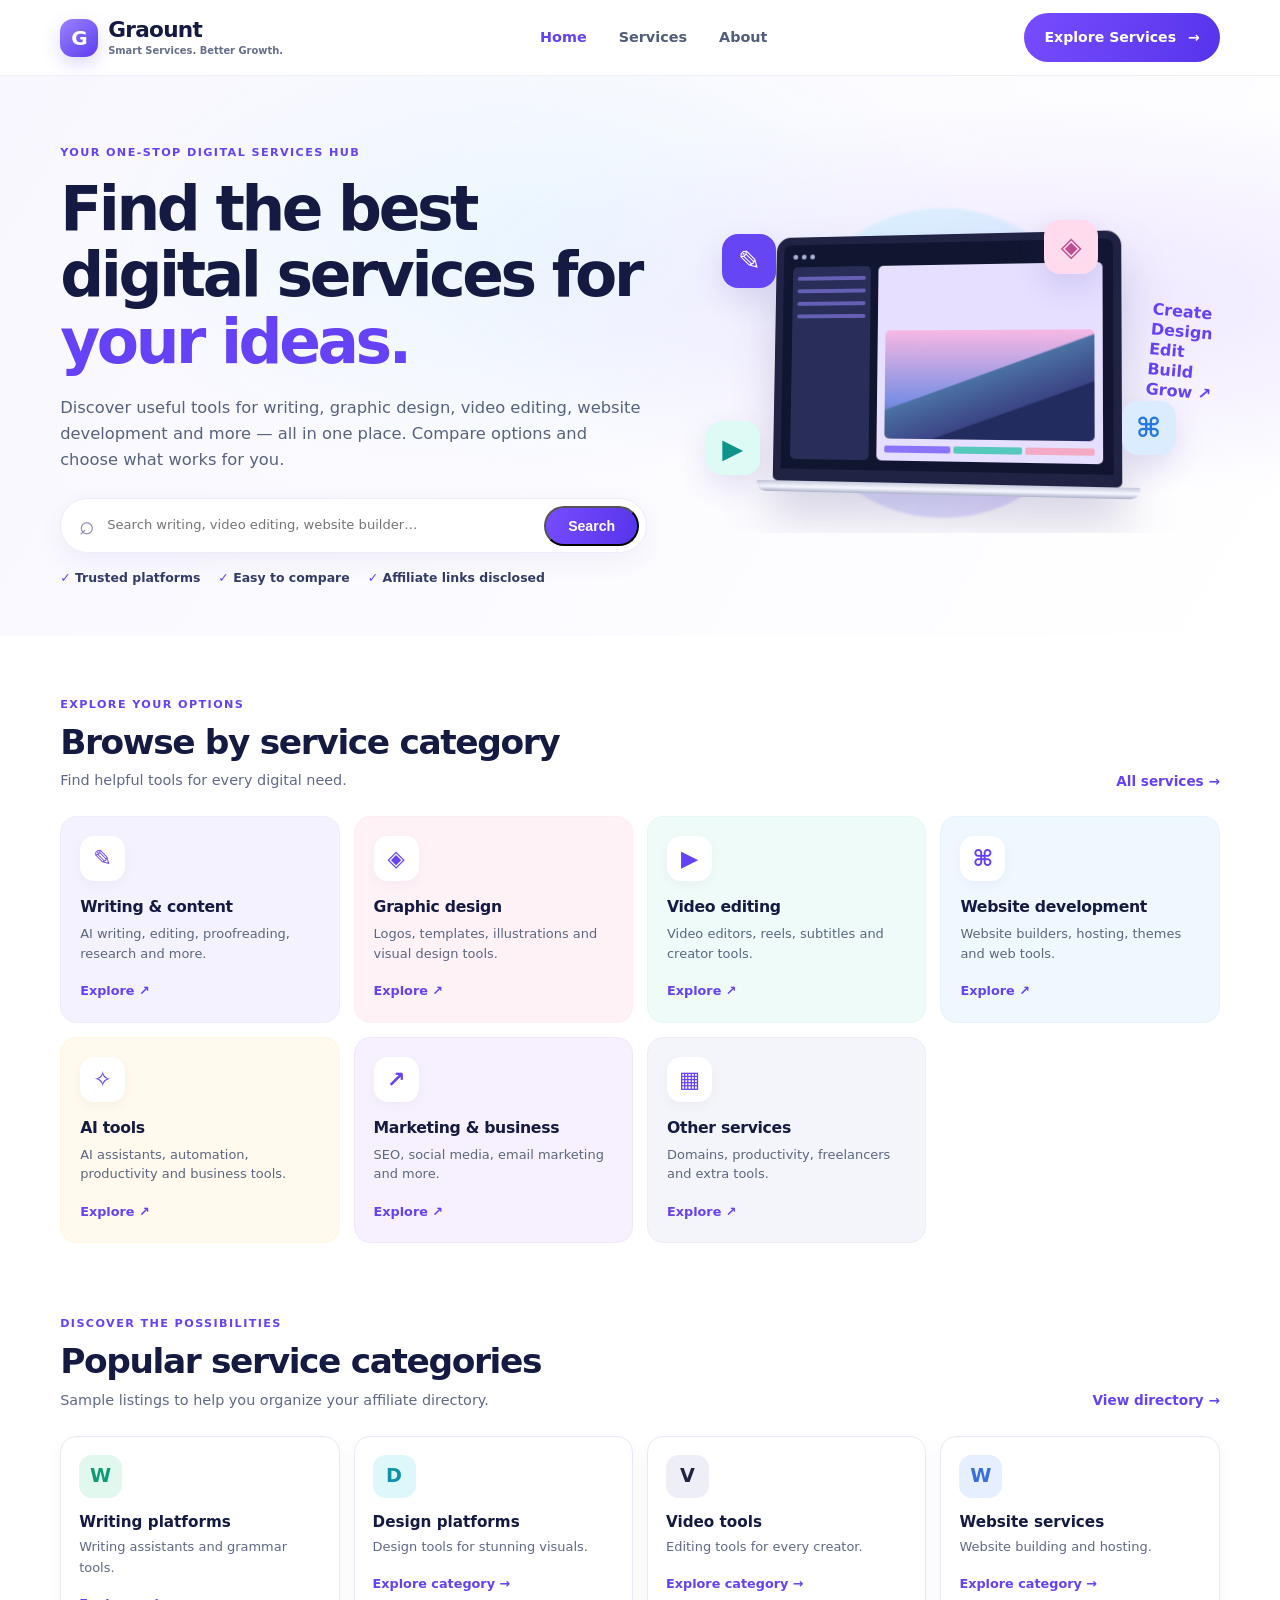
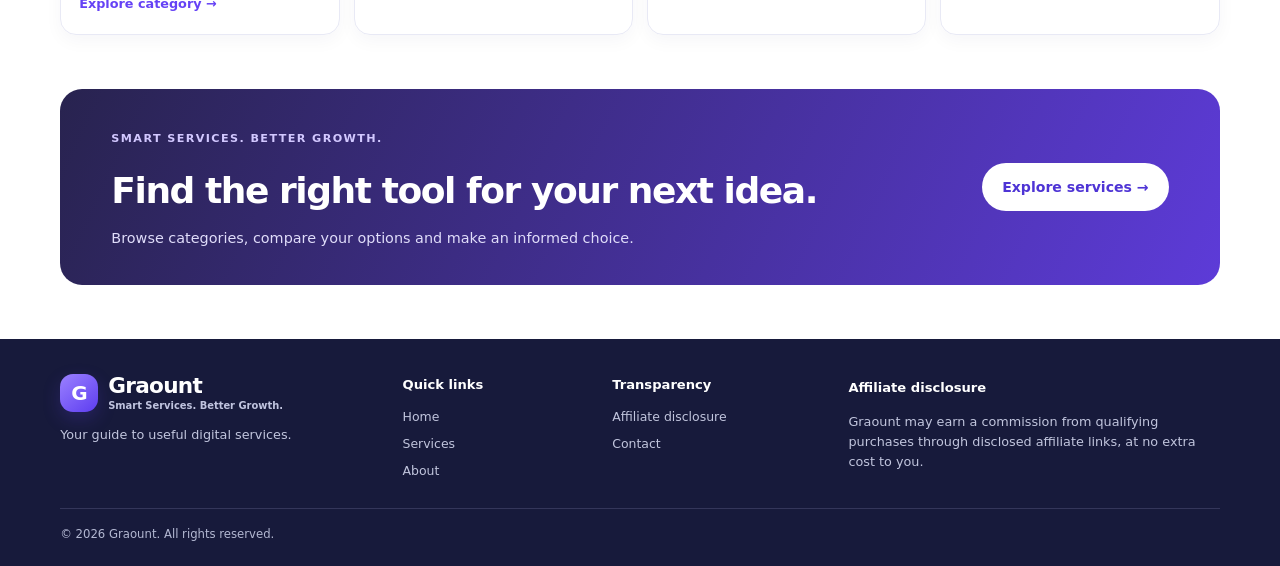
<file: index.html>
<!doctype html>
<html lang="en"><head><meta charset="utf-8"><meta name="viewport" content="width=device-width, initial-scale=1"><meta name="description" content="Graount helps you discover digital tools for writing, graphic design, video editing, website development and more."><title>Graount — Smart Services. Better Growth.</title><link rel="stylesheet" href="styles.css"></head>
<body>
<header class="site-header"><a class="brand" href="index.html"><span class="brand-mark">G</span><span>Graount<small>Smart Services. Better Growth.</small></span></a><button class="menu-toggle" aria-label="Open menu" aria-expanded="false">☰</button><nav class="nav"><a class="active" href="index.html">Home</a><a href="services.html">Services</a><a href="about.html">About</a></nav><a class="btn primary header-cta" href="services.html">Explore Services <span>→</span></a></header>
<main>
<section class="hero"><div class="hero-copy"><span class="eyebrow">YOUR ONE-STOP DIGITAL SERVICES HUB</span><h1>Find the best digital services for <span>your ideas.</span></h1><p>Discover useful tools for writing, graphic design, video editing, website development and more — all in one place. Compare options and choose what works for you.</p><form class="hero-search" action="services.html"><span>⌕</span><input name="q" type="search" placeholder="Search writing, video editing, website builder…" aria-label="Search services"><button class="btn primary" type="submit">Search</button></form><div class="hero-points"><span>✓ Trusted platforms</span><span>✓ Easy to compare</span><span>✓ Affiliate links disclosed</span></div></div><div class="hero-art"><div class="art-glow"></div><div class="floating-icon fi-one">✎</div><div class="floating-icon fi-two">◈</div><div class="floating-icon fi-three">▶</div><div class="floating-icon fi-four">⌘</div><div class="laptop"><div class="laptop-screen"><div class="screen-bar"><i></i><i></i><i></i></div><div class="screen-content"><div class="screen-side"><b></b><b></b><b></b><b></b></div><div class="screen-preview"><div class="mountain"></div><div class="timeline"><i></i><i></i><i></i></div></div></div></div><div class="laptop-base"></div></div><div class="plant">♧</div><div class="art-note">Create<br>Design<br>Edit<br>Build<br><b>Grow ↗</b></div></div></section>
<section class="section categories"><div class="section-heading"><div><span class="eyebrow">EXPLORE YOUR OPTIONS</span><h2>Browse by service category</h2><p>Find helpful tools for every digital need.</p></div><a class="text-link" href="services.html">All services →</a></div><div class="category-grid">
<a class="category-card c-lilac" href="services.html#writing"><span class="cat-icon">✎</span><h3>Writing & content</h3><p>AI writing, editing, proofreading, research and more.</p><span class="explore">Explore ↗</span></a>
<a class="category-card c-pink" href="services.html#design"><span class="cat-icon">◈</span><h3>Graphic design</h3><p>Logos, templates, illustrations and visual design tools.</p><span class="explore">Explore ↗</span></a>
<a class="category-card c-mint" href="services.html#video"><span class="cat-icon">▶</span><h3>Video editing</h3><p>Video editors, reels, subtitles and creator tools.</p><span class="explore">Explore ↗</span></a>
<a class="category-card c-blue" href="services.html#web"><span class="cat-icon">⌘</span><h3>Website development</h3><p>Website builders, hosting, themes and web tools.</p><span class="explore">Explore ↗</span></a>
<a class="category-card c-yellow" href="services.html#ai"><span class="cat-icon">✧</span><h3>AI tools</h3><p>AI assistants, automation, productivity and business tools.</p><span class="explore">Explore ↗</span></a>
<a class="category-card c-violet" href="services.html#marketing"><span class="cat-icon">↗</span><h3>Marketing & business</h3><p>SEO, social media, email marketing and more.</p><span class="explore">Explore ↗</span></a>
<a class="category-card c-grey" href="services.html#other"><span class="cat-icon">▦</span><h3>Other services</h3><p>Domains, productivity, freelancers and extra tools.</p><span class="explore">Explore ↗</span></a>
</div></section>
<section class="section popular"><div class="section-heading"><div><span class="eyebrow">DISCOVER THE POSSIBILITIES</span><h2>Popular service categories</h2><p>Sample listings to help you organize your affiliate directory.</p></div><a class="text-link" href="services.html">View directory →</a></div><div class="popular-grid"><article class="popular-card"><span class="popular-logo logo-green">W</span><h3>Writing platforms</h3><p>Writing assistants and grammar tools.</p><a href="services.html#writing">Explore category →</a></article><article class="popular-card"><span class="popular-logo logo-cyan">D</span><h3>Design platforms</h3><p>Design tools for stunning visuals.</p><a href="services.html#design">Explore category →</a></article><article class="popular-card"><span class="popular-logo logo-dark">V</span><h3>Video tools</h3><p>Editing tools for every creator.</p><a href="services.html#video">Explore category →</a></article><article class="popular-card"><span class="popular-logo logo-blue">W</span><h3>Website services</h3><p>Website building and hosting.</p><a href="services.html#web">Explore category →</a></article></div></section>
<section class="cta-band"><div><span class="eyebrow">SMART SERVICES. BETTER GROWTH.</span><h2>Find the right tool for your next idea.</h2><p>Browse categories, compare your options and make an informed choice.</p></div><a class="btn light" href="services.html">Explore services →</a></section>
</main><footer class="footer"><div class="footer-brand"><a class="brand" href="index.html"><span class="brand-mark">G</span><span>Graount<small>Smart Services. Better Growth.</small></span></a><p>Your guide to useful digital services.</p></div><div><b>Quick links</b><a href="index.html">Home</a><a href="services.html">Services</a><a href="about.html">About</a></div><div><b>Transparency</b><a href="about.html#disclosure">Affiliate disclosure</a><a href="about.html#contact">Contact</a></div><div class="footer-note"><b>Affiliate disclosure</b><p>Graount may earn a commission from qualifying purchases through disclosed affiliate links, at no extra cost to you.</p></div><small class="copyright">© <span class="year"></span> Graount. All rights reserved.</small></footer><script src="script.js"></script></body></html>
</file>
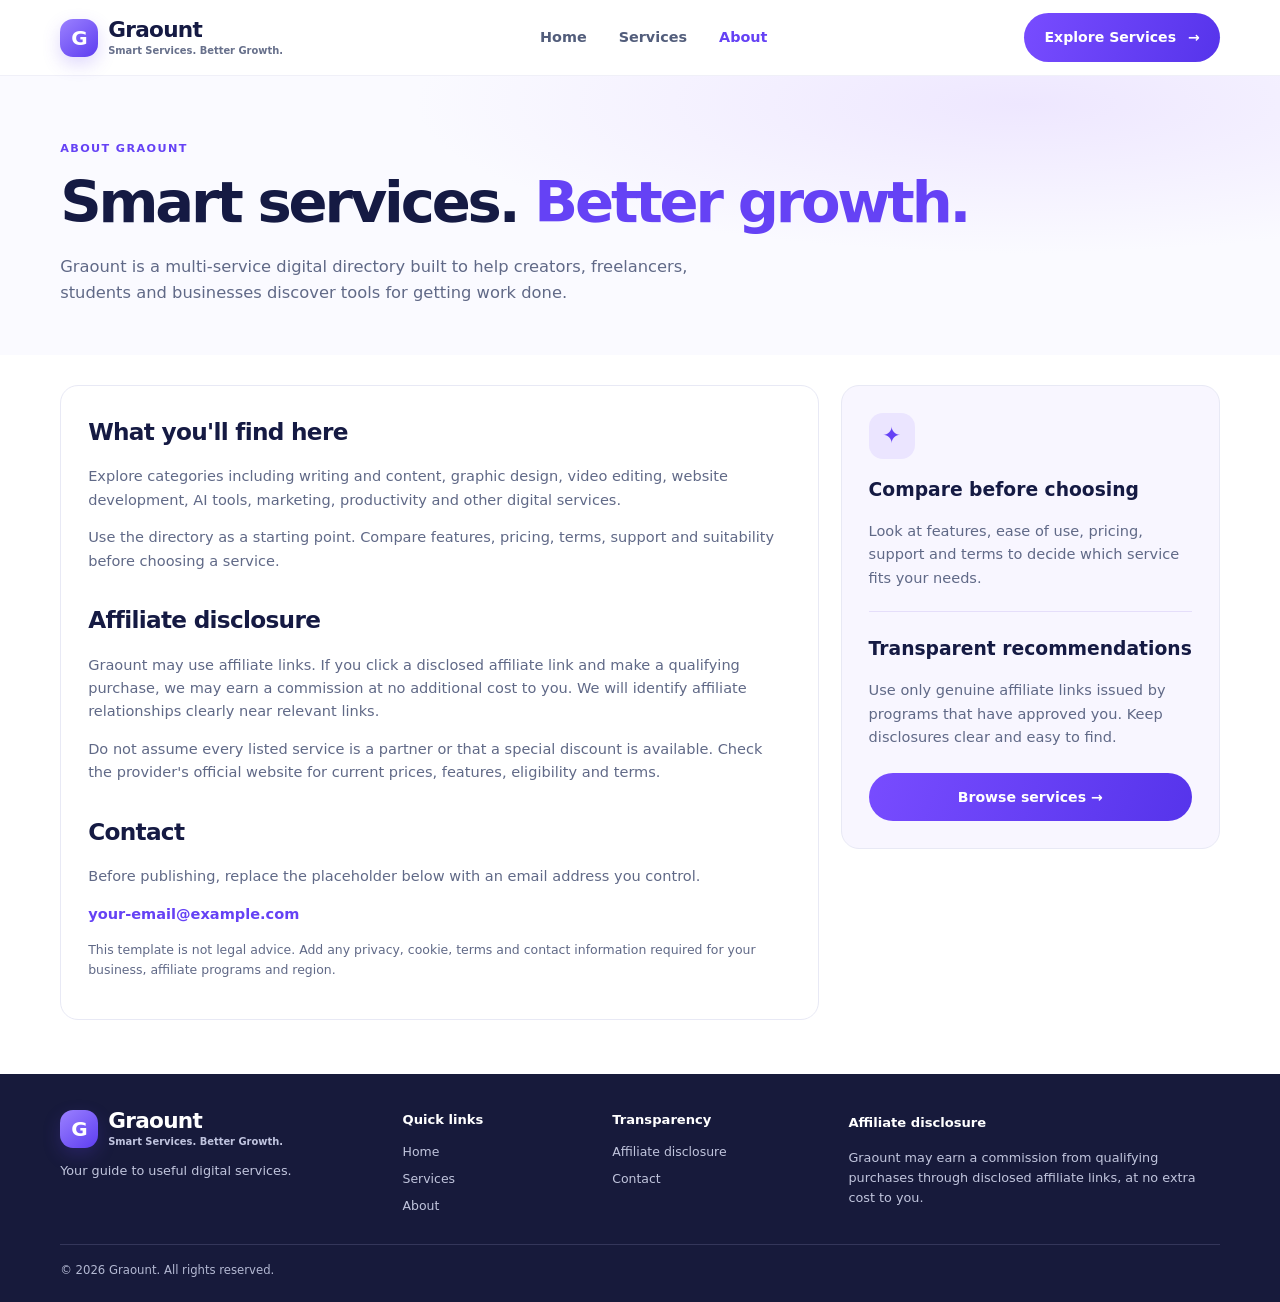
<file: about.html>
<!doctype html>
<html lang="en"><head><meta charset="utf-8"><meta name="viewport" content="width=device-width, initial-scale=1"><meta name="description" content="About Graount and its affiliate disclosure."><title>About & Disclosure — Graount</title><link rel="stylesheet" href="styles.css"></head>
<body><header class="site-header"><a class="brand" href="index.html"><span class="brand-mark">G</span><span>Graount<small>Smart Services. Better Growth.</small></span></a><button class="menu-toggle" aria-label="Open menu" aria-expanded="false">☰</button><nav class="nav"><a href="index.html">Home</a><a href="services.html">Services</a><a class="active" href="about.html">About</a></nav><a class="btn primary header-cta" href="services.html">Explore Services <span>→</span></a></header>
<main><section class="page-hero"><span class="eyebrow">ABOUT GRAOUNT</span><h1>Smart services. <span>Better growth.</span></h1><p>Graount is a multi-service digital directory built to help creators, freelancers, students and businesses discover tools for getting work done.</p></section><section class="section about-layout"><article class="content-panel"><h2>What you'll find here</h2><p>Explore categories including writing and content, graphic design, video editing, website development, AI tools, marketing, productivity and other digital services.</p><p>Use the directory as a starting point. Compare features, pricing, terms, support and suitability before choosing a service.</p><h2 id="disclosure">Affiliate disclosure</h2><p>Graount may use affiliate links. If you click a disclosed affiliate link and make a qualifying purchase, we may earn a commission at no additional cost to you. We will identify affiliate relationships clearly near relevant links.</p><p>Do not assume every listed service is a partner or that a special discount is available. Check the provider's official website for current prices, features, eligibility and terms.</p><h2>Contact</h2><p id="contact">Before publishing, replace the placeholder below with an email address you control.</p><p class="email-placeholder">your-email@example.com</p><p class="fineprint">This template is not legal advice. Add any privacy, cookie, terms and contact information required for your business, affiliate programs and region.</p></article><aside class="side-panel"><div class="side-icon">✦</div><h3>Compare before choosing</h3><p>Look at features, ease of use, pricing, support and terms to decide which service fits your needs.</p><hr><h3>Transparent recommendations</h3><p>Use only genuine affiliate links issued by programs that have approved you. Keep disclosures clear and easy to find.</p><a class="btn primary full" href="services.html">Browse services →</a></aside></section></main>
<footer class="footer"><div class="footer-brand"><a class="brand" href="index.html"><span class="brand-mark">G</span><span>Graount<small>Smart Services. Better Growth.</small></span></a><p>Your guide to useful digital services.</p></div><div><b>Quick links</b><a href="index.html">Home</a><a href="services.html">Services</a><a href="about.html">About</a></div><div><b>Transparency</b><a href="#disclosure">Affiliate disclosure</a><a href="#contact">Contact</a></div><div class="footer-note"><b>Affiliate disclosure</b><p>Graount may earn a commission from qualifying purchases through disclosed affiliate links, at no extra cost to you.</p></div><small class="copyright">© <span class="year"></span> Graount. All rights reserved.</small></footer><script src="script.js"></script></body></html>
</file>
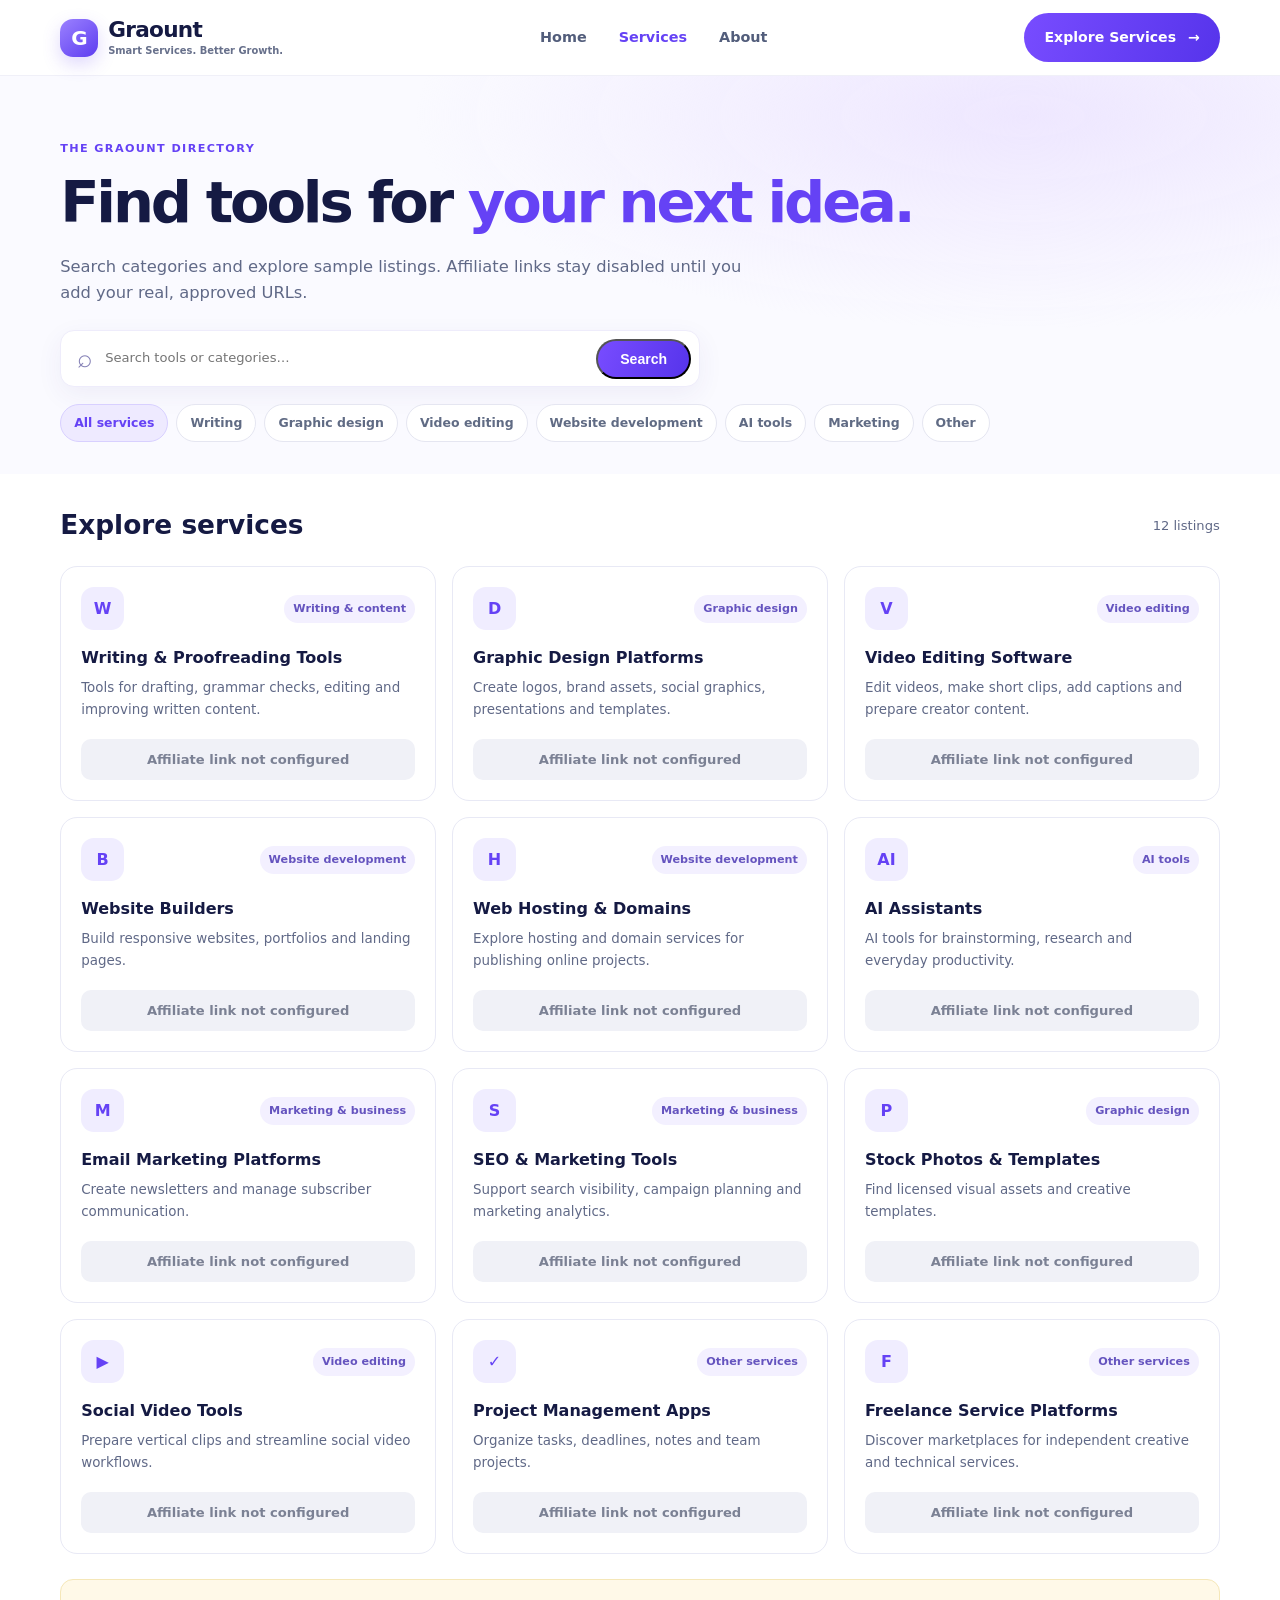
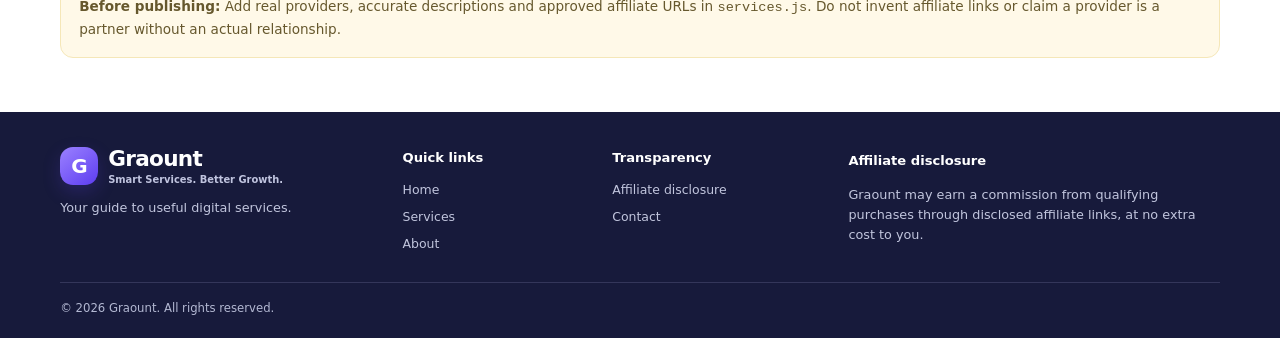
<file: services.html>
<!doctype html>
<html lang="en"><head><meta charset="utf-8"><meta name="viewport" content="width=device-width, initial-scale=1"><meta name="description" content="Explore Graount's directory of digital services."><title>Explore Services — Graount</title><link rel="stylesheet" href="styles.css"></head>
<body><header class="site-header"><a class="brand" href="index.html"><span class="brand-mark">G</span><span>Graount<small>Smart Services. Better Growth.</small></span></a><button class="menu-toggle" aria-label="Open menu" aria-expanded="false">☰</button><nav class="nav"><a href="index.html">Home</a><a class="active" href="services.html">Services</a><a href="about.html">About</a></nav><a class="btn primary header-cta" href="services.html">Explore Services <span>→</span></a></header>
<main><section class="page-hero"><span class="eyebrow">THE GRAOUNT DIRECTORY</span><h1>Find tools for <span>your next idea.</span></h1><p>Search categories and explore sample listings. Affiliate links stay disabled until you add your real, approved URLs.</p><form class="search-wrap" id="search-form"><span>⌕</span><input id="tool-search" type="search" placeholder="Search tools or categories…" aria-label="Search tools or categories"><button class="btn primary" type="submit">Search</button></form><div class="filter-row" id="filters"><button class="filter active" data-filter="all">All services</button><button class="filter" data-filter="writing">Writing</button><button class="filter" data-filter="design">Graphic design</button><button class="filter" data-filter="video">Video editing</button><button class="filter" data-filter="web">Website development</button><button class="filter" data-filter="ai">AI tools</button><button class="filter" data-filter="marketing">Marketing</button><button class="filter" data-filter="other">Other</button></div></section>
<section class="section directory-section"><div class="directory-intro"><h2>Explore services</h2><span id="result-count">Listings</span></div><div id="tool-grid" class="tool-grid"></div><p class="empty-state" id="empty-state" hidden>No matching services. Try a different search or category.</p><div class="notice"><b>Before publishing:</b> Add real providers, accurate descriptions and approved affiliate URLs in <code>services.js</code>. Do not invent affiliate links or claim a provider is a partner without an actual relationship.</div></section></main>
<footer class="footer"><div class="footer-brand"><a class="brand" href="index.html"><span class="brand-mark">G</span><span>Graount<small>Smart Services. Better Growth.</small></span></a><p>Your guide to useful digital services.</p></div><div><b>Quick links</b><a href="index.html">Home</a><a href="services.html">Services</a><a href="about.html">About</a></div><div><b>Transparency</b><a href="about.html#disclosure">Affiliate disclosure</a><a href="about.html#contact">Contact</a></div><div class="footer-note"><b>Affiliate disclosure</b><p>Graount may earn a commission from qualifying purchases through disclosed affiliate links, at no extra cost to you.</p></div><small class="copyright">© <span class="year"></span> Graount. All rights reserved.</small></footer><script src="services.js"></script><script src="script.js"></script></body></html>
</file>
<file: styles.css>
:root{--ink:#151a43;--muted:#606987;--purple:#6542f5;--purple2:#8b69ff;--line:#e8e9f5;--bg:#fafaff;--radius:18px}*{box-sizing:border-box}html{scroll-behavior:smooth;scroll-padding-top:90px}body{margin:0;font-family:Inter,ui-sans-serif,system-ui,-apple-system,BlinkMacSystemFont,"Segoe UI",sans-serif;color:var(--ink);line-height:1.6;background:#fff}a{color:inherit;text-decoration:none}.site-header{height:76px;display:flex;align-items:center;justify-content:space-between;gap:22px;padding:0 max(4.7vw,20px);border-bottom:1px solid #f0f0f8;background:#ffffffed;position:sticky;top:0;z-index:10;backdrop-filter:blur(15px)}.brand{display:flex;align-items:center;gap:10px;font-size:1.35rem;font-weight:900;letter-spacing:-.7px;line-height:1.1;white-space:nowrap}.brand>span:last-child{display:flex;flex-direction:column}.brand small{font-size:.62rem;letter-spacing:0;font-weight:550;color:#67708b;margin-top:4px}.brand-mark{display:grid;place-items:center;width:38px;height:38px;border-radius:13px;background:linear-gradient(140deg,#9b81ff,#5d3df0);color:white;font-size:1.25rem;box-shadow:0 7px 18px #6745ef35}.nav{display:flex;align-items:center;gap:32px}.nav a{font-size:.9rem;font-weight:650;color:#525d7b}.nav a:hover,.nav a.active{color:var(--purple)}.menu-toggle{display:none;border:0;border-radius:10px;background:#f1edff;color:var(--purple);padding:8px 12px;font-size:1.2rem}.btn{display:inline-flex;align-items:center;justify-content:center;gap:12px;padding:13px 20px;border-radius:999px;font-size:.88rem;font-weight:800;transition:transform .2s,box-shadow .2s}.btn:hover{transform:translateY(-2px);box-shadow:0 10px 24px #4030b51c}.primary{color:white;background:linear-gradient(110deg,#784cff,#5634eb)}.header-cta{white-space:nowrap}.hero{display:grid;grid-template-columns:1.03fr .97fr;gap:20px;align-items:center;padding:62px max(4.7vw,20px) 48px;background:radial-gradient(ellipse at 83% 40%,#eee7ff 0,transparent 42%),radial-gradient(ellipse at 42% 30%,#eaf6ff 0,transparent 42%),linear-gradient(120deg,#f8f7ff,#fff)}.hero-copy{max-width:670px}.eyebrow{display:inline-block;font-size:.7rem;letter-spacing:1.4px;font-weight:850;color:var(--purple);margin-bottom:14px}.hero h1,.page-hero h1{font-size:clamp(2.5rem,4.8vw,4.15rem);letter-spacing:-.055em;line-height:1.08;margin:0 0 20px;font-weight:900}.hero h1 span,.page-hero h1 span{color:var(--purple)}.hero-copy>p,.page-hero>p{font-size:1.02rem;color:#58627f;max-width:590px}.hero-search,.search-wrap{display:flex;align-items:center;gap:10px;background:#fff;border:1px solid #eeecfb;border-radius:999px;padding:6px 7px 6px 18px;box-shadow:0 8px 26px #3b2b8810;margin:25px 0 15px;max-width:650px}.hero-search>span,.search-wrap>span{font-size:1.6rem;color:#8581b6}.hero-search input,.search-wrap input{min-width:0;flex:1;border:0;outline:0;font:inherit;font-size:.82rem;background:transparent;color:var(--ink)}.hero-search .btn,.search-wrap .btn{padding:10px 22px}.hero-points{display:flex;gap:18px;flex-wrap:wrap;color:#333c68;font-size:.78rem;font-weight:650}.hero-points span:first-letter{color:var(--purple)}.hero-art{height:340px;position:relative;display:grid;place-items:center;overflow:hidden}.art-glow{position:absolute;width:310px;height:310px;border-radius:50%;background:linear-gradient(145deg,#d9f3ff,#e4d9ff);filter:blur(1px)}.laptop{position:relative;z-index:2;width:min(350px,76%);transform:perspective(800px) rotateY(-8deg) rotateX(3deg);filter:drop-shadow(0 25px 22px #342b7130)}.laptop-screen{border:8px solid #202343;border-bottom-width:12px;background:#111630;border-radius:15px 15px 5px 5px;aspect-ratio:1.4;padding:10px}.screen-bar{display:flex;gap:4px;padding:0 0 8px}.screen-bar i{width:5px;height:5px;background:#aab0d5;border-radius:50%}.screen-content{display:grid;grid-template-columns:26% 1fr;gap:8px;height:calc(100% - 13px)}.screen-side{background:#282e58;border-radius:5px;padding:10px 5px;display:flex;flex-direction:column;gap:9px}.screen-side b{height:4px;background:#6660b5;border-radius:5px}.screen-preview{background:#e6dfff;border-radius:5px;padding:8px;display:flex;flex-direction:column;justify-content:flex-end}.mountain{height:60%;border-radius:5px;background:linear-gradient(160deg,transparent 43%,#4b71a4 44%,#3b4585 68%,#222c5e 69%),linear-gradient(#f7b8e4,#7c8fe4 65%,#4a5592)}.timeline{display:flex;gap:3px;margin-top:7px}.timeline i{height:7px;flex:1;background:#8c74fa;border-radius:2px}.timeline i:nth-child(2){background:#55c9bb}.timeline i:nth-child(3){background:#f4a9c5}.laptop-base{height:11px;margin:0 -17px;background:linear-gradient(#c5c9db,#f7f8ff 55%,#aab0c9);border-radius:2px 2px 12px 12px}.floating-icon{position:absolute;z-index:3;width:54px;height:54px;display:grid;place-items:center;border-radius:16px;background:#fff;box-shadow:0 12px 30px #4334a323;color:var(--purple);font-size:1.7rem;font-weight:800}.fi-one{top:12%;left:10%;background:#6645f4;color:white}.fi-two{top:8%;right:22%;background:#ffdbed;color:#bd4f91}.fi-three{bottom:17%;left:7%;background:#ddfbf4;color:#0e938c}.fi-four{bottom:23%;right:8%;background:#dcecff;color:#2576e8}.plant{position:absolute;bottom:5%;left:19%;font-size:3.7rem;color:#35aa86;transform:rotate(-20deg)}.art-note{position:absolute;right:1%;top:32%;z-index:3;color:#6542f5;font-size:1rem;font-weight:850;line-height:1.25;transform:rotate(5deg)}.section{padding:54px max(4.7vw,20px)}.section-heading{display:flex;align-items:end;justify-content:space-between;gap:20px;margin-bottom:24px}.section-heading h2{font-size:clamp(1.65rem,2.8vw,2.15rem);letter-spacing:-.04em;line-height:1.2;margin:0 0 6px}.section-heading p{margin:0;color:var(--muted);font-size:.9rem}.section-heading .eyebrow{margin-bottom:8px}.text-link{color:var(--purple);font-size:.85rem;font-weight:800;white-space:nowrap}.category-grid{display:grid;grid-template-columns:repeat(4,1fr);gap:14px}.category-card{padding:19px;border-radius:16px;border:1px solid transparent;transition:transform .2s,box-shadow .2s}.category-card:hover{transform:translateY(-4px);box-shadow:0 12px 25px #3d32600c}.c-lilac{background:#f5f2ff;border-color:#efebff}.c-pink{background:#fff2f7;border-color:#ffedf4}.c-mint{background:#effbf8;border-color:#e6f8f4}.c-blue{background:#eff7ff;border-color:#e7f2ff}.c-yellow{background:#fffaed;border-color:#fff5d9}.c-violet{background:#f7f1ff;border-color:#f0e7ff}.c-grey{background:#f4f5fa;border-color:#eceef6}.cat-icon{width:45px;height:45px;display:grid;place-items:center;background:#fff;border-radius:14px;color:var(--purple);font-size:1.4rem;font-weight:800;box-shadow:0 4px 12px #2c22550a}.category-card h3{font-size:.98rem;margin:13px 0 5px;letter-spacing:-.02em}.category-card p{font-size:.81rem;color:#5c6681;margin:0 0 14px;line-height:1.5}.explore{font-size:.8rem;color:var(--purple);font-weight:800}.popular{padding-top:12px}.popular-grid{display:grid;grid-template-columns:repeat(4,1fr);gap:14px}.popular-card{border:1px solid var(--line);border-radius:16px;padding:18px;box-shadow:0 6px 18px #1c17440a}.popular-logo{width:43px;height:43px;border-radius:13px;display:grid;place-items:center;font-weight:900;font-size:1.2rem}.logo-green{background:#e1f8ef;color:#109b74}.logo-cyan{background:#ddf7fb;color:#0c93a8}.logo-dark{background:#eeeef6;color:#202343}.logo-blue{background:#e5efff;color:#386fdd}.popular-card h3{font-size:.95rem;margin:12px 0 3px}.popular-card p{font-size:.81rem;color:var(--muted);margin:0 0 12px}.popular-card>a{font-size:.8rem;color:var(--purple);font-weight:800}.cta-band{margin:0 max(4.7vw,20px) 54px;padding:35px 4%;border-radius:22px;background:linear-gradient(115deg,#28234f,#5d3bd8);color:#fff;display:flex;align-items:center;justify-content:space-between;gap:25px}.cta-band .eyebrow{color:#d2c8ff}.cta-band h2{font-size:clamp(1.5rem,3vw,2.25rem);letter-spacing:-.04em;margin:0 0 7px}.cta-band p{margin:0;color:#e0ddfa;font-size:.9rem}.btn.light{background:#fff;color:#4e34d5;white-space:nowrap}.footer{background:#171a3b;color:#fff;padding:35px max(4.7vw,20px) 22px;display:grid;grid-template-columns:1.2fr .7fr .8fr 1.4fr;gap:24px}.footer .brand{color:white}.footer .brand small{color:#c0c4df}.footer-brand>p,.footer-note p{color:#c1c5dd;font-size:.8rem;line-height:1.55}.footer>div:not(.footer-brand):not(.footer-note){display:flex;flex-direction:column;gap:7px}.footer>div>b,.footer-note>b{font-size:.82rem;margin-bottom:5px}.footer>div>a:not(.brand){font-size:.78rem;color:#c1c5dd}.footer a:hover{color:#fff}.copyright{grid-column:1/-1;border-top:1px solid #34365a;padding-top:16px;color:#b3b8d2;font-size:.73rem}.page-hero{padding:58px max(4.7vw,20px) 32px;background:radial-gradient(ellipse at 80% 10%,#eee7ff 0,transparent 42%),#fafaff}.page-hero h1{font-size:clamp(2.4rem,4.5vw,3.6rem)}.page-hero>p{max-width:690px;color:var(--muted)}.search-wrap{max-width:640px;margin:24px 0 17px;border-radius:14px;padding:7px 8px 7px 16px}.filter-row{display:flex;gap:8px;flex-wrap:wrap}.filter{border:1px solid #e5e6f1;border-radius:99px;padding:8px 13px;background:#fff;color:#606b84;font:inherit;font-size:.78rem;font-weight:750;cursor:pointer}.filter.active,.filter:hover{background:#eeeaff;color:var(--purple);border-color:#d8d0ff}.directory-section{padding-top:30px}.directory-intro{display:flex;align-items:center;justify-content:space-between;margin-bottom:20px}.directory-intro h2{margin:0;font-size:1.65rem}.directory-intro span{font-size:.82rem;color:var(--muted)}.tool-grid{display:grid;grid-template-columns:repeat(3,1fr);gap:16px}.tool-card{border:1px solid var(--line);border-radius:17px;padding:20px;display:flex;flex-direction:column;min-height:235px}.tool-card-top{display:flex;align-items:center;justify-content:space-between;gap:8px}.tool-logo{display:grid;place-items:center;width:43px;height:43px;border-radius:13px;background:#f0edff;color:var(--purple);font-weight:900}.category-tag{font-size:.7rem;background:#f3f0ff;color:#6554bf;padding:5px 9px;border-radius:99px;font-weight:800}.tool-card h3{font-size:1rem;margin:15px 0 6px}.tool-card p{font-size:.84rem;color:var(--muted);margin:0 0 17px}.tool-card .btn{margin-top:auto;border-radius:10px;padding:10px 13px;font-size:.82rem}.tool-card .disabled{background:#f0f1f7;color:#7b8194;box-shadow:none;cursor:default}.notice{margin-top:25px;padding:16px 18px;background:#fff9e8;border:1px solid #f5e7b8;border-radius:13px;color:#66582d;font-size:.85rem}.empty-state{text-align:center;color:var(--muted);padding:28px}.about-layout{display:grid;grid-template-columns:minmax(0,1.6fr) minmax(250px,.8fr);gap:22px;align-items:start;padding-top:30px}.content-panel,.side-panel{border:1px solid var(--line);border-radius:18px;padding:27px}.content-panel h2{font-size:1.45rem;letter-spacing:-.03em;margin:0 0 8px}.content-panel h2:not(:first-child){margin-top:29px}.content-panel p,.side-panel p{color:var(--muted);font-size:.91rem}.email-placeholder{color:var(--purple)!important;font-weight:800}.fineprint{font-size:.78rem!important}.side-panel{background:#f8f6ff}.side-icon{width:46px;height:46px;border-radius:14px;background:#ebe5ff;color:var(--purple);display:grid;place-items:center;font-size:1.4rem}.side-panel h3{margin:16px 0 4px}.side-panel hr{border:0;border-top:1px solid #e5defa;margin:22px 0}.full{width:100%;margin-top:10px}@media(max-width:900px){.hero{grid-template-columns:1fr 0.8fr}.hero-art{height:290px}.art-note{font-size:.82rem}.category-grid{grid-template-columns:repeat(3,1fr)}.popular-grid{grid-template-columns:repeat(2,1fr)}.footer{grid-template-columns:1fr 1fr}.footer-note{grid-column:1/-1}.tool-grid{grid-template-columns:repeat(2,1fr)}}@media(max-width:650px){.site-header{height:68px;padding:0 17px;gap:10px}.brand{font-size:1.2rem}.brand-mark{width:34px;height:34px}.brand small{font-size:.56rem}.menu-toggle{display:block;margin-left:auto}.header-cta{display:none}.nav{display:none;position:absolute;top:61px;left:12px;right:12px;padding:10px;background:#fff;border:1px solid var(--line);border-radius:15px;box-shadow:0 15px 35px #1e1b4117;flex-direction:column;align-items:stretch;gap:0}.nav.open{display:flex}.nav a{padding:11px 9px}.hero{grid-template-columns:1fr;padding:43px 20px 30px;gap:4px}.hero h1{font-size:2.65rem}.hero-copy>p{font-size:.96rem}.hero-search{border-radius:15px;gap:7px;padding-left:12px}.hero-search .btn{padding:10px 13px}.hero-search input{font-size:.76rem}.hero-points{gap:9px 13px;font-size:.72rem}.hero-art{height:250px}.art-glow{width:240px;height:240px}.laptop{width:67%}.floating-icon{width:43px;height:43px;font-size:1.35rem;border-radius:13px}.fi-one{left:6%}.fi-two{right:17%}.fi-three{left:4%}.fi-four{right:5%}.plant{font-size:2.8rem}.art-note{right:1%;font-size:.7rem}.section{padding:40px 18px}.section-heading{align-items:flex-start;flex-direction:column;gap:10px}.category-grid{grid-template-columns:repeat(2,minmax(0,1fr));gap:10px}.category-card{padding:14px}.cat-icon{width:39px;height:39px}.category-card h3{font-size:.86rem}.category-card p{font-size:.76rem}.explore{font-size:.75rem}.popular{padding-top:6px}.popular-grid{gap:10px}.popular-card{padding:14px}.cta-band{margin:0 14px 38px;padding:27px 21px;align-items:flex-start;flex-direction:column}.footer{padding:28px 20px 18px;gap:20px 15px}.footer-brand{grid-column:1/-1}.footer-note{grid-column:1/-1}.page-hero{padding:42px 19px 25px}.page-hero h1{font-size:2.5rem}.search-wrap{border-radius:13px}.search-wrap input{font-size:.77rem}.search-wrap .btn{padding:10px 13px}.filter-row{gap:6px}.filter{font-size:.72rem;padding:7px 10px}.tool-grid{grid-template-columns:1fr}.directory-intro{align-items:flex-start;flex-direction:column;gap:3px}.about-layout{grid-template-columns:1fr;padding-top:20px}.content-panel,.side-panel{padding:21px}}
</file>
